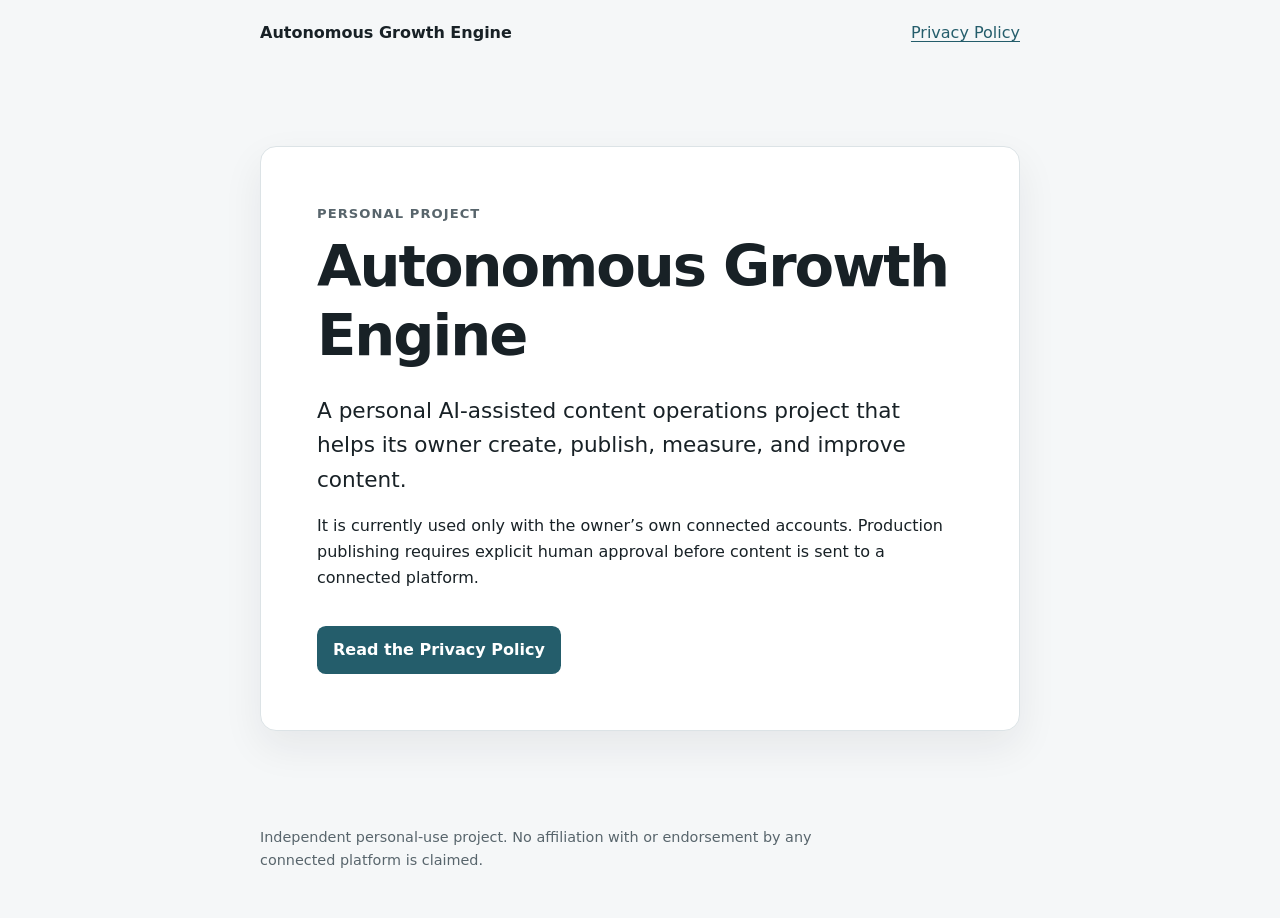
<file: site/index.html>
<!doctype html>
<html lang="en">
<head>
  <meta charset="utf-8">
  <meta name="viewport" content="width=device-width, initial-scale=1">
  <meta name="description" content="Autonomous Growth Engine is a personal AI-assisted content operations project.">
  <title>Autonomous Growth Engine</title>
  <link rel="stylesheet" href="./styles.css">
</head>
<body>
  <header class="site-header">
    <a class="brand" href="./" aria-label="Autonomous Growth Engine home">Autonomous Growth Engine</a>
    <nav aria-label="Primary navigation">
      <a href="./privacy/">Privacy Policy</a>
    </nav>
  </header>

  <main>
    <section class="card" aria-labelledby="page-title">
      <p class="eyebrow">Personal project</p>
      <h1 id="page-title">Autonomous Growth Engine</h1>
      <p class="lead">A personal AI-assisted content operations project that helps its owner create, publish, measure, and improve content.</p>
      <p>It is currently used only with the owner’s own connected accounts. Production publishing requires explicit human approval before content is sent to a connected platform.</p>
      <a class="button" href="./privacy/">Read the Privacy Policy</a>
    </section>
  </main>

  <footer>
    <p>Independent personal-use project. No affiliation with or endorsement by any connected platform is claimed.</p>
  </footer>
</body>
</html>
</file>
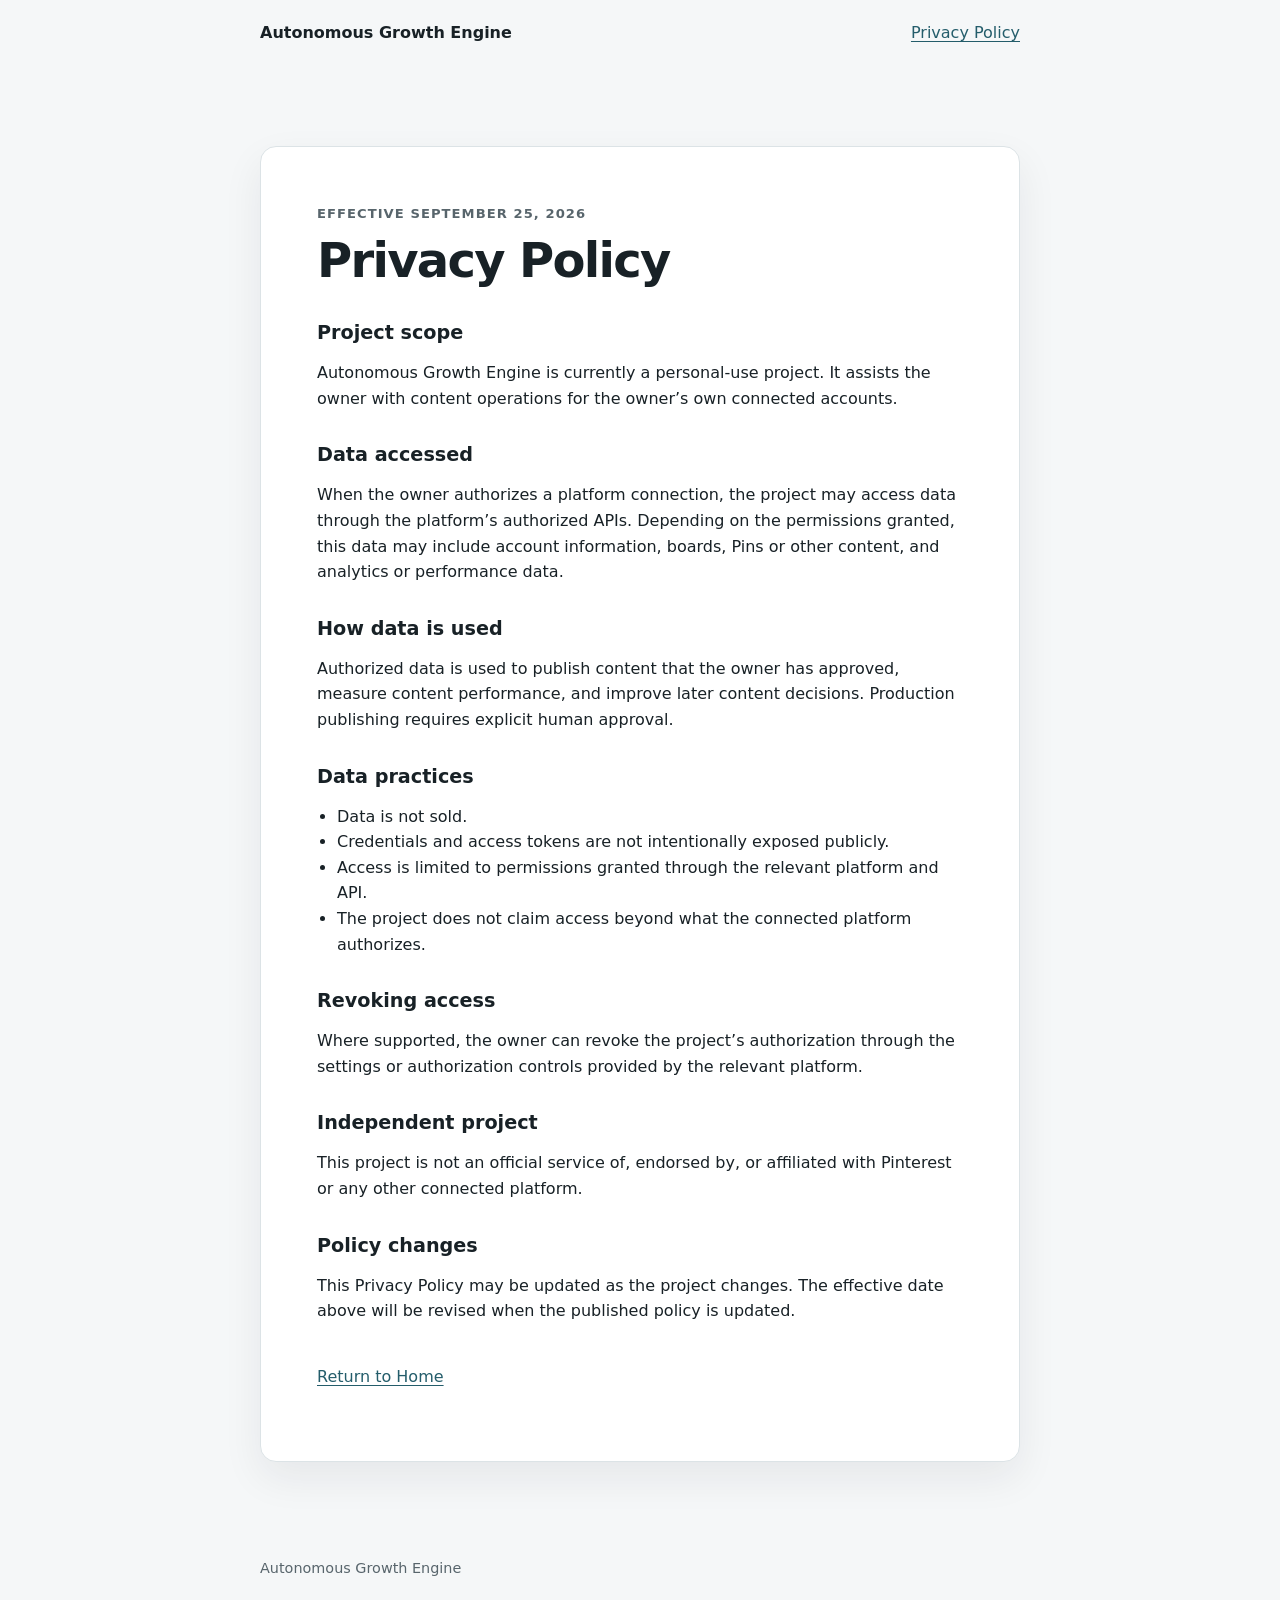
<file: site/privacy/index.html>
<!doctype html>
<html lang="en">
<head>
  <meta charset="utf-8">
  <meta name="viewport" content="width=device-width, initial-scale=1">
  <meta name="description" content="Privacy Policy for Autonomous Growth Engine.">
  <title>Privacy Policy | Autonomous Growth Engine</title>
  <link rel="stylesheet" href="../styles.css">
</head>
<body>
  <header class="site-header">
    <a class="brand" href="../" aria-label="Autonomous Growth Engine home">Autonomous Growth Engine</a>
    <nav aria-label="Primary navigation">
      <a aria-current="page" href="./">Privacy Policy</a>
    </nav>
  </header>

  <main>
    <article class="card policy">
      <p class="eyebrow">Effective September 25, 2026</p>
      <h1>Privacy Policy</h1>

      <h2>Project scope</h2>
      <p>Autonomous Growth Engine is currently a personal-use project. It assists the owner with content operations for the owner’s own connected accounts.</p>

      <h2>Data accessed</h2>
      <p>When the owner authorizes a platform connection, the project may access data through the platform’s authorized APIs. Depending on the permissions granted, this data may include account information, boards, Pins or other content, and analytics or performance data.</p>

      <h2>How data is used</h2>
      <p>Authorized data is used to publish content that the owner has approved, measure content performance, and improve later content decisions. Production publishing requires explicit human approval.</p>

      <h2>Data practices</h2>
      <ul>
        <li>Data is not sold.</li>
        <li>Credentials and access tokens are not intentionally exposed publicly.</li>
        <li>Access is limited to permissions granted through the relevant platform and API.</li>
        <li>The project does not claim access beyond what the connected platform authorizes.</li>
      </ul>

      <h2>Revoking access</h2>
      <p>Where supported, the owner can revoke the project’s authorization through the settings or authorization controls provided by the relevant platform.</p>

      <h2>Independent project</h2>
      <p>This project is not an official service of, endorsed by, or affiliated with Pinterest or any other connected platform.</p>

      <h2>Policy changes</h2>
      <p>This Privacy Policy may be updated as the project changes. The effective date above will be revised when the published policy is updated.</p>

      <p class="back-link"><a href="../">Return to Home</a></p>
    </article>
  </main>

  <footer>
    <p>Autonomous Growth Engine</p>
  </footer>
</body>
</html>
</file>
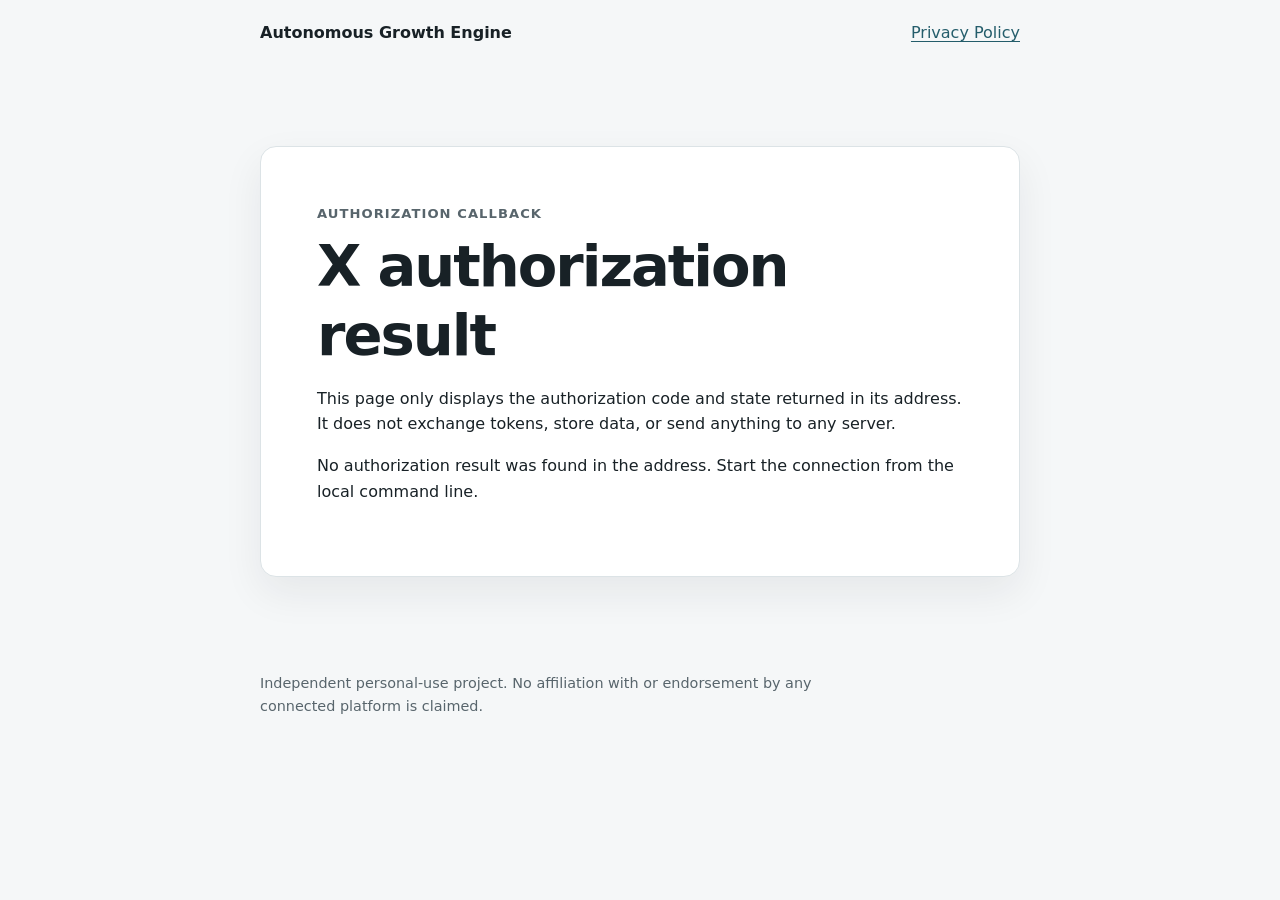
<file: site/oauth/x/callback/index.html>
<!doctype html>
<html lang="en">
<head>
  <meta charset="utf-8">
  <meta name="viewport" content="width=device-width, initial-scale=1">
  <meta http-equiv="Content-Security-Policy" content="default-src 'none'; style-src 'self'; script-src 'sha256-eKMD472R06fbzLz4rckgTM5oYIGzPFgPCn5jzUOgJxc='; base-uri 'none'; form-action 'none'">
  <meta name="referrer" content="no-referrer">
  <meta name="robots" content="noindex">
  <meta name="description" content="OAuth callback for Autonomous Growth Engine. Displays the authorization result for the owner to copy.">
  <title>X Authorization Callback | Autonomous Growth Engine</title>
  <link rel="stylesheet" href="../../../styles.css">
</head>
<body>
  <header class="site-header">
    <a class="brand" href="../../../" aria-label="Autonomous Growth Engine home">Autonomous Growth Engine</a>
    <nav aria-label="Primary navigation">
      <a href="../../../privacy/">Privacy Policy</a>
    </nav>
  </header>

  <main>
    <section class="card" aria-labelledby="page-title">
      <p class="eyebrow">Authorization callback</p>
      <h1 id="page-title">X authorization result</h1>
      <p>This page only displays the authorization code and state returned in its address. It does not exchange tokens, store data, or send anything to any server.</p>

      <div id="result-panel" hidden>
        <p>Copy these values into the local command line. The code is single-use and expires quickly.</p>
        <label for="code-value">Authorization code</label>
        <input id="code-value" class="callback-value" type="text" readonly autocomplete="off" spellcheck="false">
        <label for="state-value">State</label>
        <input id="state-value" class="callback-value" type="text" readonly autocomplete="off" spellcheck="false">
        <label for="command-value">Local command</label>
        <input id="command-value" class="callback-value" type="text" readonly autocomplete="off" spellcheck="false">
      </div>

      <div id="error-panel" hidden>
        <p>Authorization was not completed. Error: <code id="error-value"></code></p>
      </div>

      <div id="empty-panel" hidden>
        <p>No authorization result was found in the address. Start the connection from the local command line.</p>
      </div>

      <noscript><p>JavaScript is required to display the authorization result.</p></noscript>
    </section>
  </main>

  <footer>
    <p>Independent personal-use project. No affiliation with or endorsement by any connected platform is claimed.</p>
  </footer>
  <script>(function () {
  var params = new URLSearchParams(window.location.search);
  var code = params.get("code") || "";
  var state = params.get("state") || "";
  var error = params.get("error") || "";
  var clean = function (value) { return value.replace(/[^A-Za-z0-9._~-]/g, "").slice(0, 512); };
  var show = function (id) { document.getElementById(id).hidden = false; };
  // Keep the one-time code out of browser history; this page sends nothing anywhere.
  if (window.location.search && window.history && window.history.replaceState) window.history.replaceState(null, "", window.location.pathname);
  if (error) {
    document.getElementById("error-value").textContent = clean(error);
    show("error-panel");
  } else if (code && state) {
    document.getElementById("code-value").value = clean(code);
    document.getElementById("state-value").value = clean(state);
    document.getElementById("command-value").value = "node src/x-cli.mjs auth-exchange --code '" + clean(code) + "' --state '" + clean(state) + "'";
    show("result-panel");
  } else {
    show("empty-panel");
  }
})();</script>
</body>
</html>
</file>
<file: site/styles.css>
:root {
  color-scheme: light;
  --background: #f5f7f8;
  --surface: #ffffff;
  --text: #182126;
  --muted: #58656c;
  --border: #dce3e6;
  --accent: #245d6b;
  --accent-hover: #184652;
  font-family: system-ui, -apple-system, BlinkMacSystemFont, "Segoe UI", sans-serif;
  line-height: 1.6;
}

* {
  box-sizing: border-box;
}

body {
  margin: 0;
  min-height: 100vh;
  color: var(--text);
  background: var(--background);
}

a {
  color: var(--accent);
  text-underline-offset: 0.18em;
}

a:hover,
a:focus-visible {
  color: var(--accent-hover);
}

.site-header,
main,
footer {
  width: min(100% - 2rem, 760px);
  margin-inline: auto;
}

.site-header {
  display: flex;
  align-items: center;
  justify-content: space-between;
  gap: 1rem;
  padding-block: 1.25rem;
}

.brand {
  color: var(--text);
  font-weight: 700;
  text-decoration: none;
}

nav a {
  white-space: nowrap;
}

main {
  padding-block: clamp(2rem, 7vw, 5rem);
}

.card {
  padding: clamp(1.5rem, 5vw, 3.5rem);
  border: 1px solid var(--border);
  border-radius: 1rem;
  background: var(--surface);
  box-shadow: 0 1rem 2.5rem rgb(24 33 38 / 7%);
}

.eyebrow {
  margin: 0 0 0.5rem;
  color: var(--muted);
  font-size: 0.82rem;
  font-weight: 700;
  letter-spacing: 0.08em;
  text-transform: uppercase;
}

h1,
h2 {
  line-height: 1.2;
}

h1 {
  margin: 0;
  font-size: clamp(2rem, 8vw, 3.6rem);
  letter-spacing: -0.035em;
}

h2 {
  margin: 2rem 0 0.5rem;
  font-size: 1.2rem;
}

p,
li {
  max-width: 68ch;
}

.lead {
  margin-block: 1.5rem 1rem;
  font-size: clamp(1.1rem, 3vw, 1.35rem);
}

.button {
  display: inline-block;
  margin-top: 1.25rem;
  padding: 0.7rem 1rem;
  border-radius: 0.55rem;
  color: #ffffff;
  background: var(--accent);
  font-weight: 700;
  text-decoration: none;
}

.button:hover,
.button:focus-visible {
  color: #ffffff;
  background: var(--accent-hover);
}

.policy h1 {
  font-size: clamp(2rem, 7vw, 3rem);
}

.policy ul {
  padding-left: 1.25rem;
}

.back-link {
  margin-top: 2.5rem;
}

footer {
  padding-block: 0 2rem;
  color: var(--muted);
  font-size: 0.9rem;
}

@media (max-width: 520px) {
  .site-header {
    align-items: flex-start;
    flex-direction: column;
  }

  main {
    padding-top: 1rem;
  }

  .card {
    border-radius: 0.75rem;
  }
}

.callback-value {
  display: block;
  width: 100%;
  margin: 0.25rem 0 1rem;
  padding: 0.5rem 0.65rem;
  font-family: ui-monospace, SFMono-Regular, Menlo, Consolas, monospace;
  font-size: 0.85rem;
  color: var(--text);
  background: var(--background);
  border: 1px solid var(--border);
  border-radius: 0.5rem;
}
</file>
